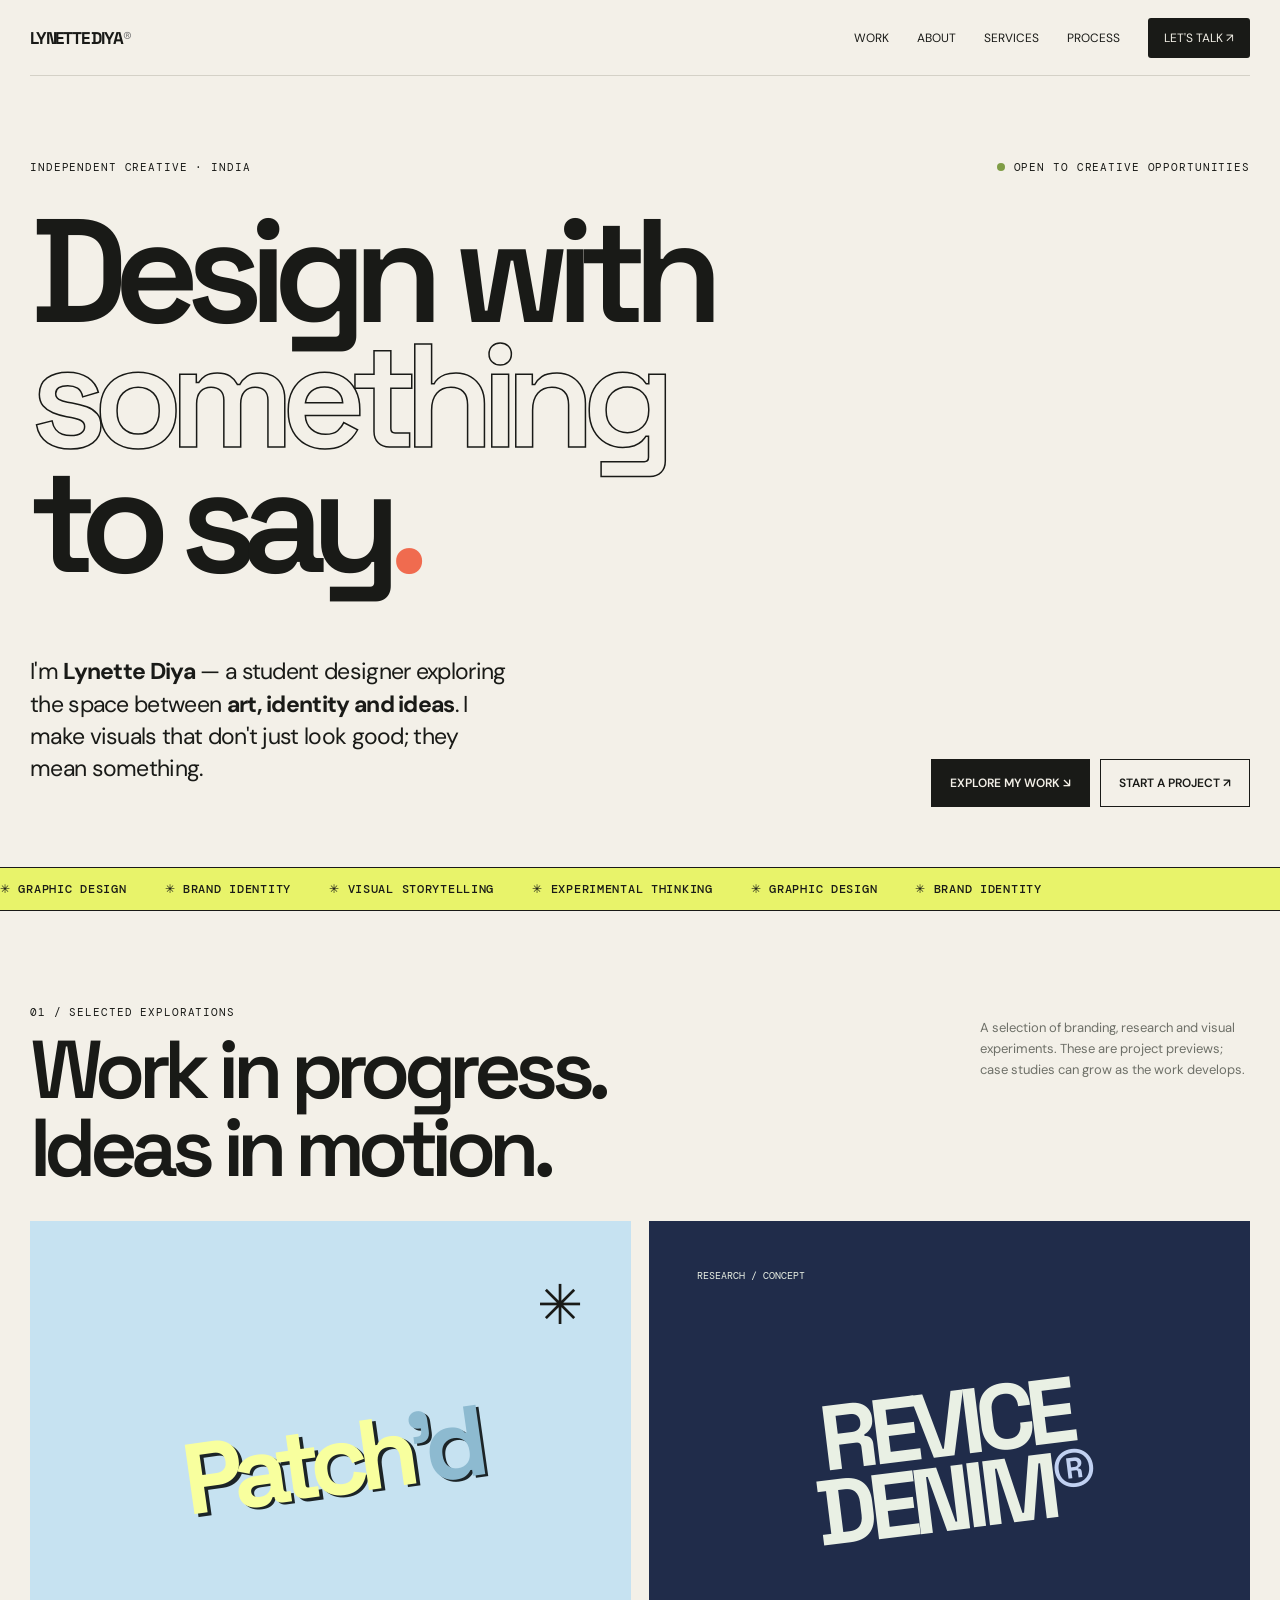
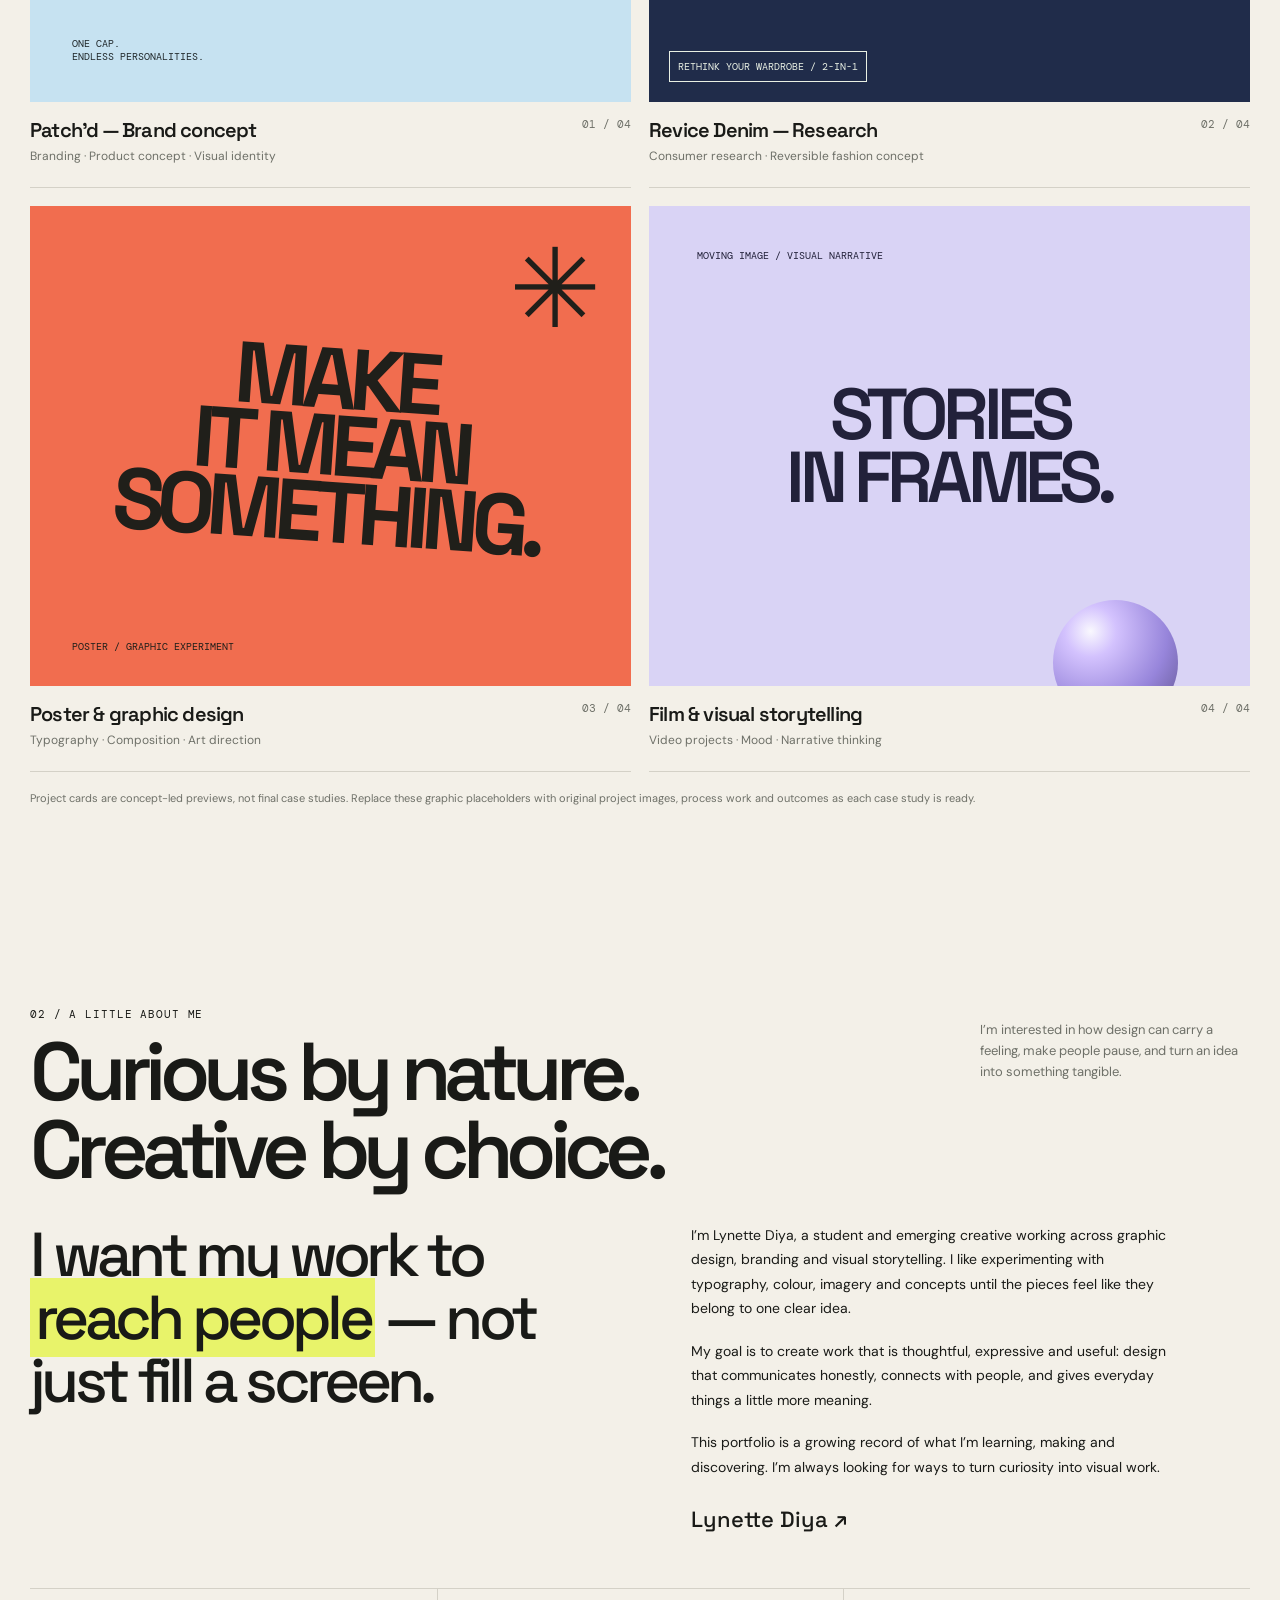
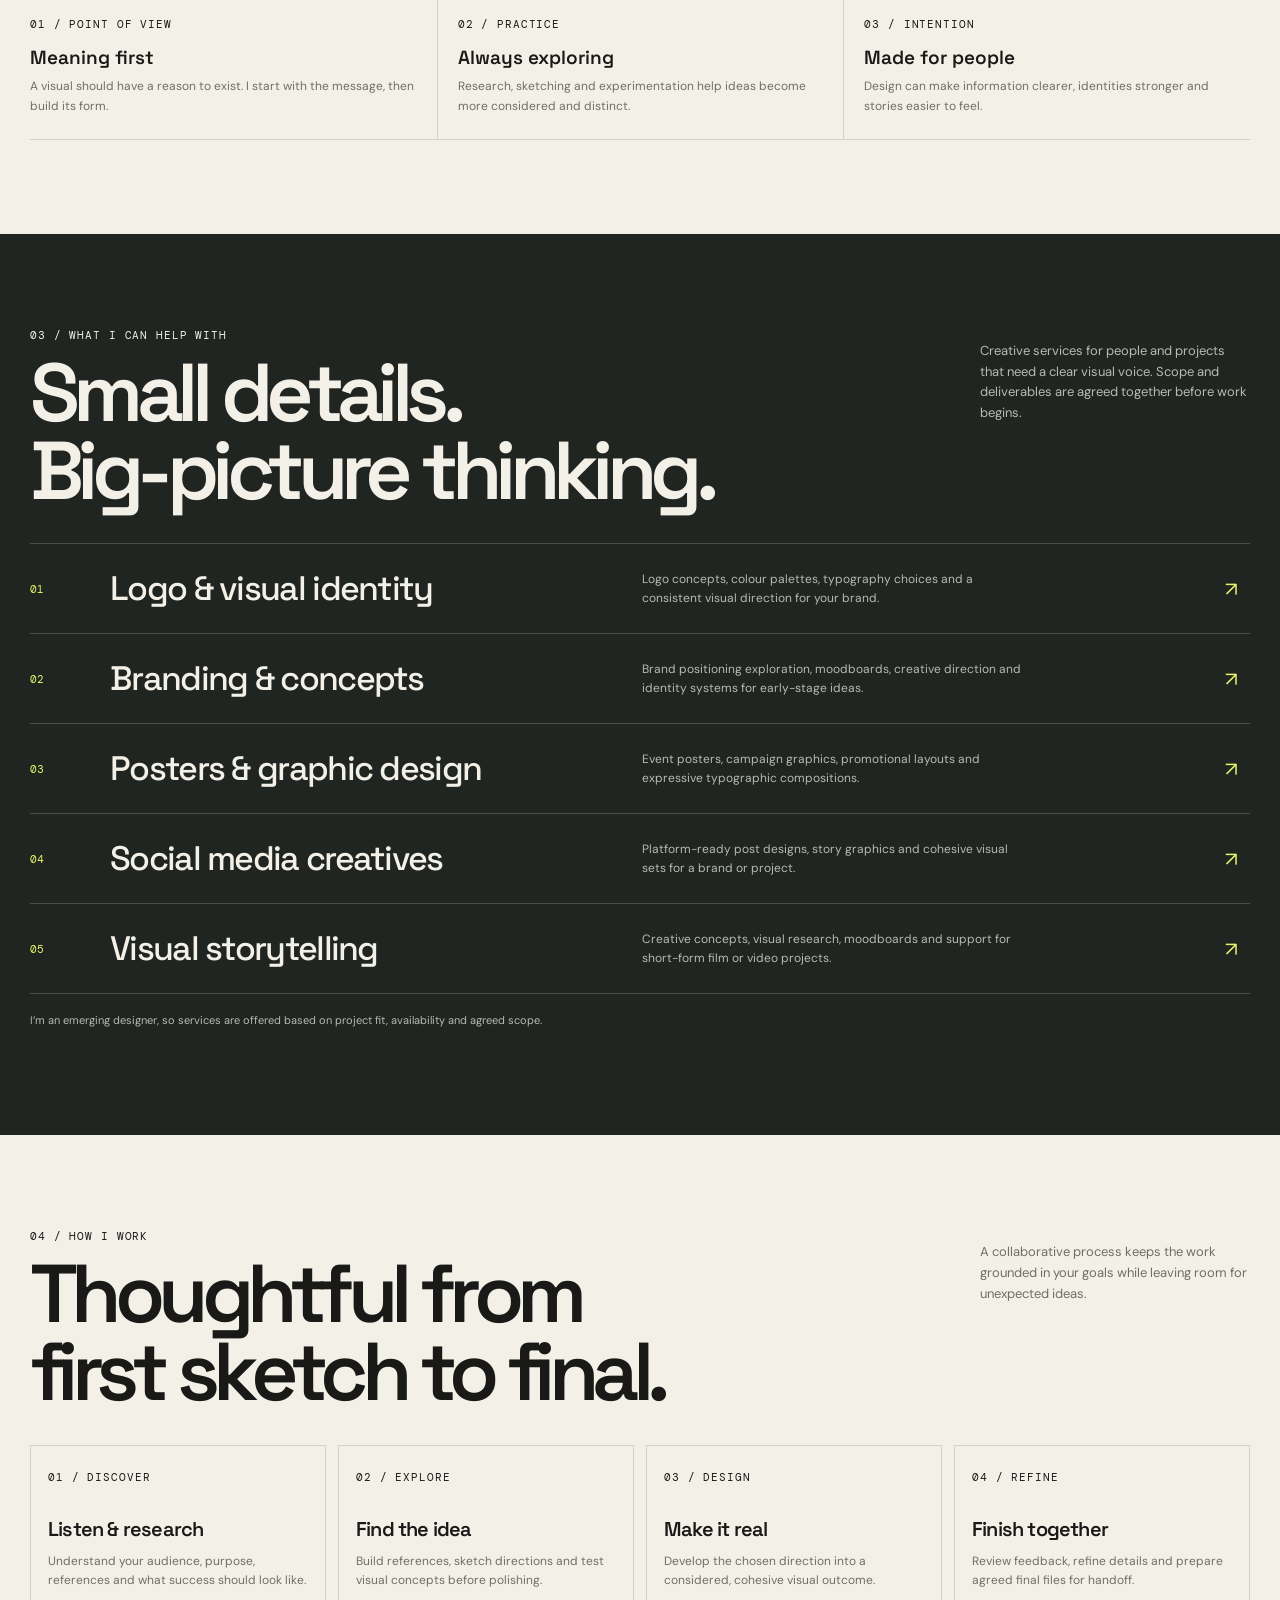
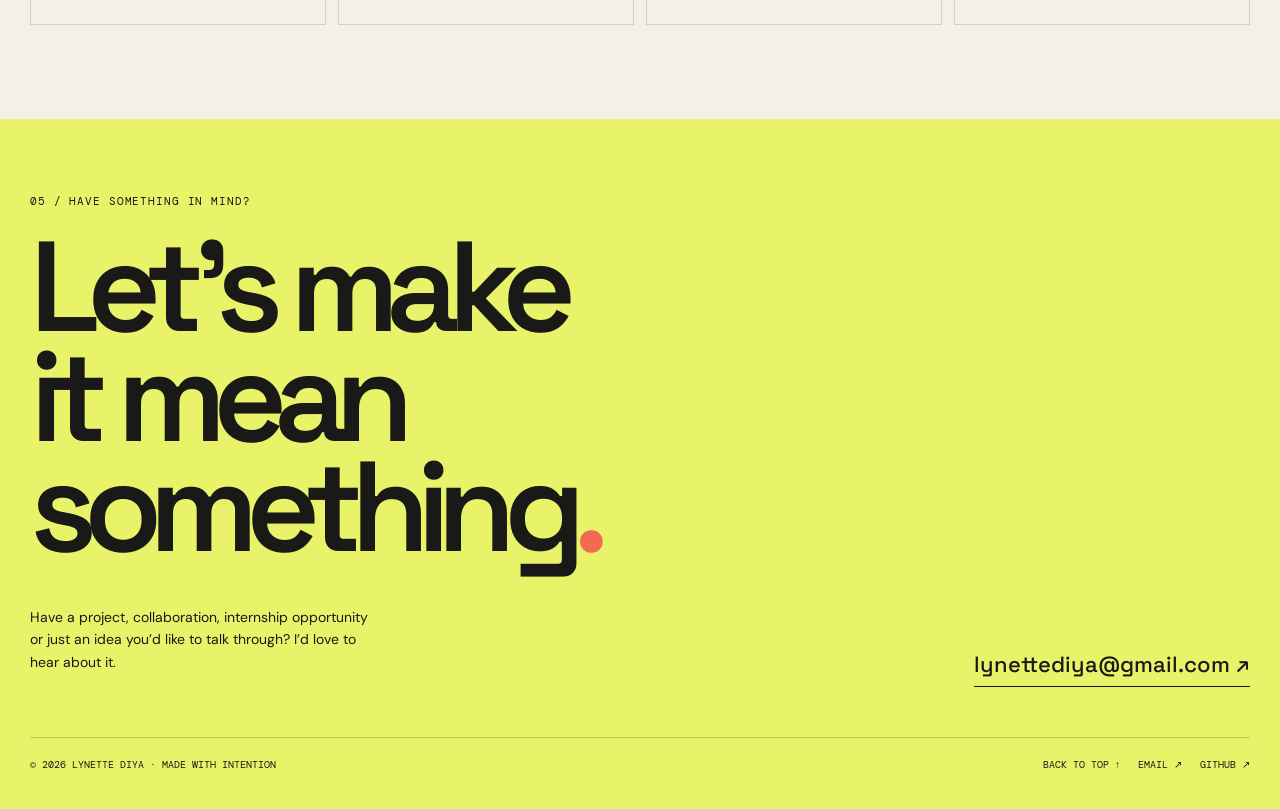
<file: aevytv-recreation/index.html>
<!doctype html>
<html lang="en">
<head>
<meta charset="utf-8">
<meta name="viewport" content="width=device-width, initial-scale=1">
<meta name="theme-color" content="#f3f0e8">
<meta name="description" content="Lynette Diya — independent graphic design, branding and visual storytelling portfolio.">
<title>Lynette Diya — Design with something to say</title>
<link rel="preconnect" href="https://fonts.googleapis.com">
<link rel="preconnect" href="https://fonts.gstatic.com" crossorigin>
<link href="https://fonts.googleapis.com/css2?family=DM+Mono:wght@400;500&family=DM+Sans:wght@400;500;600;700&family=Space+Grotesk:wght@400;500;600;700&display=swap" rel="stylesheet">
<style>
:root{--paper:#f3f0e8;--ink:#191a17;--muted:#6e7068;--lime:#e8f36a;--blue:#b8d9ee;--line:#d4d1c7;--orange:#f06b4f}*{box-sizing:border-box}html{scroll-behavior:smooth}body{margin:0;background:var(--paper);color:var(--ink);font-family:'DM Sans',sans-serif}a{color:inherit;text-decoration:none}button,a{-webkit-tap-highlight-color:transparent}.wrap{width:min(1220px,calc(100% - 48px));margin:auto}.mono,.eyebrow{font-family:'DM Mono',monospace;text-transform:uppercase;letter-spacing:.08em;font-size:11px}.nav{min-height:76px;display:flex;align-items:center;justify-content:space-between;border-bottom:1px solid var(--line);gap:20px}.brand{font:700 17px 'Space Grotesk';letter-spacing:-.07em}.brand span{color:#777}.navlinks{display:flex;gap:28px;align-items:center;font-size:12px}.navlinks a:hover{opacity:.6}.navcta{background:var(--ink);color:var(--paper);padding:12px 16px;border-radius:3px}.menu{display:none;border:0;background:none;font-size:24px}.hero{padding:84px 0 60px}.hero-top{display:flex;justify-content:space-between;align-items:center;gap:15px;margin-bottom:35px}.status{display:flex;align-items:center;gap:9px}.dot{width:8px;height:8px;background:#7f9d46;border-radius:50%}.hero h1{font:600 clamp(64px,11.5vw,155px)/.85 'Space Grotesk';letter-spacing:-.095em;margin:0;max-width:1100px}.outline{color:transparent;-webkit-text-stroke:1.5px var(--ink)}.hero-bottom{display:grid;grid-template-columns:1fr 1fr;gap:30px;align-items:end;margin-top:48px}.intro{font-size:clamp(17px,2vw,23px);line-height:1.4;max-width:490px;letter-spacing:-.03em}.hero-actions{display:flex;gap:10px;justify-content:flex-end;flex-wrap:wrap}.btn{display:inline-flex;align-items:center;gap:14px;padding:15px 18px;border:1px solid var(--ink);font-size:12px;font-weight:600;transition:transform .2s}.btn.dark{background:var(--ink);color:var(--paper)}.btn:hover{transform:translateY(-3px)}.marquee{background:var(--lime);overflow:hidden;padding:13px 0;border-block:1px solid var(--ink);white-space:nowrap;font:500 12px 'DM Mono';letter-spacing:.06em}.marquee span{display:inline-block;margin-right:38px}.section{padding:94px 0}.section-head{display:flex;justify-content:space-between;align-items:flex-start;gap:24px;margin-bottom:34px}.section-head h2{font:600 clamp(42px,7vw,82px)/.95 'Space Grotesk';letter-spacing:-.08em;margin:12px 0 0}.section-note{max-width:270px;color:var(--muted);font-size:13px;line-height:1.6}.projects{display:grid;grid-template-columns:1fr 1fr;gap:18px}.project{min-width:0}.art{aspect-ratio:1.25;position:relative;overflow:hidden;display:flex;align-items:center;justify-content:center;padding:24px}.art.patch{background:#c6e2f1}.patchword{font:700 clamp(50px,8vw,100px)/.8 'Space Grotesk';letter-spacing:-.1em;color:#f8ff9e;text-shadow:3px 3px 0 #1c2427;transform:rotate(-8deg)}.patchword span{color:#8dbaD0}.art.denim{background:#202c4a;color:#e9f0e4}.denimword{font:700 clamp(45px,8vw,92px)/.8 'Space Grotesk';letter-spacing:-.09em;transform:rotate(-7deg);text-align:center}.tag{position:absolute;bottom:20px;left:20px;border:1px solid #e9f0e4;padding:8px;font:10px 'DM Mono'}.art.poster{background:#f16d4f;color:#201f1a}.posterword{font:700 clamp(40px,7vw,86px)/.78 'Space Grotesk';letter-spacing:-.09em;text-align:center;transform:rotate(4deg)}.asterisk{position:absolute;font-size:110px;right:5%;top:4%;font-family:serif}.art.film{background:#d9d3f5;color:#22213a}.filmword{font:600 clamp(35px,6vw,72px)/.88 'Space Grotesk';letter-spacing:-.08em;text-align:center}.orb{position:absolute;width:125px;height:125px;border-radius:50%;background:radial-gradient(circle at 30% 25%,#fff,#d2bfff 20%,#8b77d6 60%,#41356f);opacity:.85;right:12%;bottom:-8%}.project-meta{display:flex;justify-content:space-between;gap:15px;padding:15px 0 23px;border-bottom:1px solid var(--line)}.project-meta h3{font:600 20px 'Space Grotesk';letter-spacing:-.04em;margin:0 0 5px}.project-meta p{margin:0;color:var(--muted);font-size:12px}.num{font:11px 'DM Mono';color:var(--muted);white-space:nowrap}.fine{font-size:11px;color:var(--muted);line-height:1.6;margin-top:18px}.about-grid{display:grid;grid-template-columns:1fr 1fr;gap:8vw;align-items:start}.about-big{font:500 clamp(34px,5vw,62px)/1.02 'Space Grotesk';letter-spacing:-.075em;margin:0}.about-copy{font-size:14px;line-height:1.75;max-width:490px}.about-copy p{margin:0 0 18px}.signature{font:500 22px 'Space Grotesk';margin-top:26px}.values{display:grid;grid-template-columns:repeat(3,1fr);border-block:1px solid var(--line);margin-top:55px}.value{padding:23px 20px 23px 0}.value+.value{border-left:1px solid var(--line);padding-left:20px}.value strong{display:block;font:600 19px 'Space Grotesk';margin:12px 0 7px}.value p{font-size:12px;line-height:1.6;color:var(--muted);margin:0}.services{background:#202522;color:var(--paper)}.services .section-note{color:#b6bbb2}.service-list{border-top:1px solid #4a4f49}.service{display:grid;grid-template-columns:60px 1fr 1.1fr 25px;gap:20px;align-items:center;padding:23px 0;border-bottom:1px solid #4a4f49}.service .idx{font:11px 'DM Mono';color:var(--lime)}.service h3{font:500 clamp(22px,3vw,34px) 'Space Grotesk';letter-spacing:-.05em;margin:0}.service p{color:#b6bbb2;font-size:12px;line-height:1.6;margin:0;max-width:380px}.service .arrow{color:var(--lime);font-size:20px}.process-grid{display:grid;grid-template-columns:repeat(4,1fr);gap:12px}.step{padding:19px 17px 22px;border:1px solid var(--line);min-height:180px}.step h3{font:600 20px 'Space Grotesk';letter-spacing:-.04em;margin:30px 0 10px}.step p{font-size:12px;line-height:1.6;color:var(--muted);margin:0}.contact{background:var(--lime);padding:75px 0 38px}.contact h2{font:600 clamp(56px,10vw,130px)/.86 'Space Grotesk';letter-spacing:-.1em;margin:24px 0 30px;max-width:900px}.contact-row{display:flex;justify-content:space-between;align-items:end;gap:24px;padding-bottom:50px}.contact-row p{max-width:350px;font-size:14px;line-height:1.6}.contact-email{font:500 clamp(15px,2vw,22px) 'Space Grotesk';border-bottom:1px solid var(--ink);padding-bottom:8px}.footer{display:flex;justify-content:space-between;gap:18px;align-items:center;border-top:1px solid #c0c75c;padding-top:20px;font:10px 'DM Mono';text-transform:uppercase}.footer-links{display:flex;gap:18px}.footer-links a:hover{text-decoration:underline}
@media(max-width:700px){.wrap{width:calc(100% - 32px)}.nav{min-height:65px}.navlinks{display:none}.menu{display:block}.hero{padding:55px 0 42px}.hero-top{align-items:flex-start;flex-direction:column}.hero h1{font-size:clamp(55px,15vw,100px)}.hero-bottom{grid-template-columns:1fr;margin-top:30px}.hero-actions{justify-content:flex-start}.section{padding:65px 0}.section-head{display:block}.section-note{margin-top:18px}.projects{grid-template-columns:1fr;gap:8px}.art{aspect-ratio:1.2}.about-grid{grid-template-columns:1fr;gap:30px}.values{grid-template-columns:1fr}.value,.value+.value{border-left:0;border-bottom:1px solid var(--line);padding:18px 0}.service{grid-template-columns:35px 1fr 20px;gap:12px}.service p{grid-column:2;grid-row:2}.service .arrow{grid-column:3;grid-row:1}.process-grid{grid-template-columns:1fr 1fr}.step{min-height:160px}.contact{padding-top:55px}.contact-row{align-items:flex-start;flex-direction:column}.footer{align-items:flex-start;flex-direction:column}.footer-links{flex-wrap:wrap}}@media(prefers-reduced-motion:reduce){html{scroll-behavior:auto}*,*:before,*:after{transition:none!important}}
</style>
</head>
<body>
<header class="wrap nav"><a class="brand" href="#top">LYNETTE DIYA<span>®</span></a><nav class="navlinks" aria-label="Main navigation"><a href="#work">WORK</a><a href="#about">ABOUT</a><a href="#services">SERVICES</a><a href="#process">PROCESS</a><a class="navcta" href="#contact">LET'S TALK ↗</a></nav><button class="menu" aria-label="Open contact section" onclick="location.href='#contact'">↘</button></header>
<main id="top"><section class="wrap hero"><div class="hero-top"><div class="eyebrow">Independent creative · India</div><div class="status mono"><span class="dot"></span> OPEN TO CREATIVE OPPORTUNITIES</div></div><h1>Design with<br><span class="outline">something</span><br>to say<span style="color:var(--orange)">.</span></h1><div class="hero-bottom"><p class="intro">I'm <strong>Lynette Diya</strong> — a student designer exploring the space between <strong>art, identity and ideas</strong>. I make visuals that don't just look good; they mean something.</p><div class="hero-actions"><a class="btn dark" href="#work">EXPLORE MY WORK ↘</a><a class="btn" href="#contact">START A PROJECT ↗</a></div></div></section>
<div class="marquee" aria-label="Areas of interest"><span>✳ GRAPHIC DESIGN</span><span>✳ BRAND IDENTITY</span><span>✳ VISUAL STORYTELLING</span><span>✳ EXPERIMENTAL THINKING</span><span>✳ GRAPHIC DESIGN</span><span>✳ BRAND IDENTITY</span></div>
<section class="wrap section" id="work"><div class="section-head"><div><div class="eyebrow">01 / Selected explorations</div><h2>Work in progress.<br>Ideas in motion.</h2></div><p class="section-note">A selection of branding, research and visual experiments. These are project previews; case studies can grow as the work develops.</p></div><div class="projects"><article class="project"><a href="#contact" aria-label="Ask about Patch'd branding"><div class="art patch"><div class="patchword">Patch<span>’d</span></div><div style="position:absolute;left:7%;bottom:8%;font:10px 'DM Mono';color:#20282b">ONE CAP.<br>ENDLESS PERSONALITIES.</div><div style="position:absolute;right:8%;top:10%;font-size:55px">✳</div></div></a><div class="project-meta"><div><h3>Patch’d — Brand concept</h3><p>Branding · Product concept · Visual identity</p></div><span class="num">01 / 04</span></div></article><article class="project"><a href="#contact" aria-label="Ask about Revice Denim research"><div class="art denim"><div class="denimword">REVICE<br>DENIM<span style="color:#c1d1f2">®</span></div><div class="tag">RETHINK YOUR WARDROBE / 2-IN-1</div><div style="position:absolute;top:10%;left:8%;font:10px 'DM Mono'">RESEARCH / CONCEPT</div></div></a><div class="project-meta"><div><h3>Revice Denim — Research</h3><p>Consumer research · Reversible fashion concept</p></div><span class="num">02 / 04</span></div></article><article class="project"><a href="#contact" aria-label="Ask about poster and graphic design"><div class="art poster"><span class="asterisk">✳</span><div class="posterword">MAKE<br>IT MEAN<br>SOMETHING.</div><div style="position:absolute;bottom:7%;left:7%;font:10px 'DM Mono'">POSTER / GRAPHIC EXPERIMENT</div></div></a><div class="project-meta"><div><h3>Poster & graphic design</h3><p>Typography · Composition · Art direction</p></div><span class="num">03 / 04</span></div></article><article class="project"><a href="#contact" aria-label="Ask about film and visual storytelling"><div class="art film"><div class="filmword">STORIES<br>IN FRAMES.</div><div class="orb"></div><div style="position:absolute;top:9%;left:8%;font:10px 'DM Mono'">MOVING IMAGE / VISUAL NARRATIVE</div></div></a><div class="project-meta"><div><h3>Film & visual storytelling</h3><p>Video projects · Mood · Narrative thinking</p></div><span class="num">04 / 04</span></div></article></div><p class="fine">Project cards are concept-led previews, not final case studies. Replace these graphic placeholders with original project images, process work and outcomes as each case study is ready.</p></section>
<section class="wrap section" id="about"><div class="section-head"><div><div class="eyebrow">02 / A little about me</div><h2>Curious by nature.<br>Creative by choice.</h2></div><p class="section-note">I’m interested in how design can carry a feeling, make people pause, and turn an idea into something tangible.</p></div><div class="about-grid"><p class="about-big">I want my work to <span style="background:var(--lime);padding:0 .08em">reach people</span> — not just fill a screen.</p><div class="about-copy"><p>I’m Lynette Diya, a student and emerging creative working across graphic design, branding and visual storytelling. I like experimenting with typography, colour, imagery and concepts until the pieces feel like they belong to one clear idea.</p><p>My goal is to create work that is thoughtful, expressive and useful: design that communicates honestly, connects with people, and gives everyday things a little more meaning.</p><p>This portfolio is a growing record of what I’m learning, making and discovering. I’m always looking for ways to turn curiosity into visual work.</p><div class="signature">Lynette Diya ↗</div></div></div><div class="values"><div class="value"><span class="eyebrow">01 / Point of view</span><strong>Meaning first</strong><p>A visual should have a reason to exist. I start with the message, then build its form.</p></div><div class="value"><span class="eyebrow">02 / Practice</span><strong>Always exploring</strong><p>Research, sketching and experimentation help ideas become more considered and distinct.</p></div><div class="value"><span class="eyebrow">03 / Intention</span><strong>Made for people</strong><p>Design can make information clearer, identities stronger and stories easier to feel.</p></div></div></section>
<section class="services" id="services"><div class="wrap section"><div class="section-head"><div><div class="eyebrow">03 / What I can help with</div><h2>Small details.<br>Big-picture thinking.</h2></div><p class="section-note">Creative services for people and projects that need a clear visual voice. Scope and deliverables are agreed together before work begins.</p></div><div class="service-list"><div class="service"><span class="idx">01</span><h3>Logo & visual identity</h3><p>Logo concepts, colour palettes, typography choices and a consistent visual direction for your brand.</p><span class="arrow">↗</span></div><div class="service"><span class="idx">02</span><h3>Branding & concepts</h3><p>Brand positioning exploration, moodboards, creative direction and identity systems for early-stage ideas.</p><span class="arrow">↗</span></div><div class="service"><span class="idx">03</span><h3>Posters & graphic design</h3><p>Event posters, campaign graphics, promotional layouts and expressive typographic compositions.</p><span class="arrow">↗</span></div><div class="service"><span class="idx">04</span><h3>Social media creatives</h3><p>Platform-ready post designs, story graphics and cohesive visual sets for a brand or project.</p><span class="arrow">↗</span></div><div class="service"><span class="idx">05</span><h3>Visual storytelling</h3><p>Creative concepts, visual research, moodboards and support for short-form film or video projects.</p><span class="arrow">↗</span></div></div><p class="fine" style="color:#b6bbb2">I’m an emerging designer, so services are offered based on project fit, availability and agreed scope.</p></div></section>
<section class="wrap section" id="process"><div class="section-head"><div><div class="eyebrow">04 / How I work</div><h2>Thoughtful from<br>first sketch to final.</h2></div><p class="section-note">A collaborative process keeps the work grounded in your goals while leaving room for unexpected ideas.</p></div><div class="process-grid"><article class="step"><span class="idx mono">01 / DISCOVER</span><h3>Listen & research</h3><p>Understand your audience, purpose, references and what success should look like.</p></article><article class="step"><span class="idx mono">02 / EXPLORE</span><h3>Find the idea</h3><p>Build references, sketch directions and test visual concepts before polishing.</p></article><article class="step"><span class="idx mono">03 / DESIGN</span><h3>Make it real</h3><p>Develop the chosen direction into a considered, cohesive visual outcome.</p></article><article class="step"><span class="idx mono">04 / REFINE</span><h3>Finish together</h3><p>Review feedback, refine details and prepare agreed final files for handoff.</p></article></div></section>
<section class="contact" id="contact"><div class="wrap"><div class="eyebrow">05 / Have something in mind?</div><h2>Let’s make<br>it mean something<span style="color:var(--orange)">.</span></h2><div class="contact-row"><p>Have a project, collaboration, internship opportunity or just an idea you’d like to talk through? I’d love to hear about it.</p><a class="contact-email" href="mailto:lynettediya@gmail.com">lynettediya@gmail.com ↗</a></div><footer class="footer"><span>© <span id="year"></span> Lynette Diya · Made with intention</span><div class="footer-links"><a href="#top">BACK TO TOP ↑</a><a href="mailto:lynettediya@gmail.com">EMAIL ↗</a><a href="https://github.com/lynettediya-design" target="_blank" rel="noopener noreferrer">GITHUB ↗</a></div></footer></div></section></main><script>document.getElementById('year').textContent=new Date().getFullYear();</script>
</body>
</html>
</file>
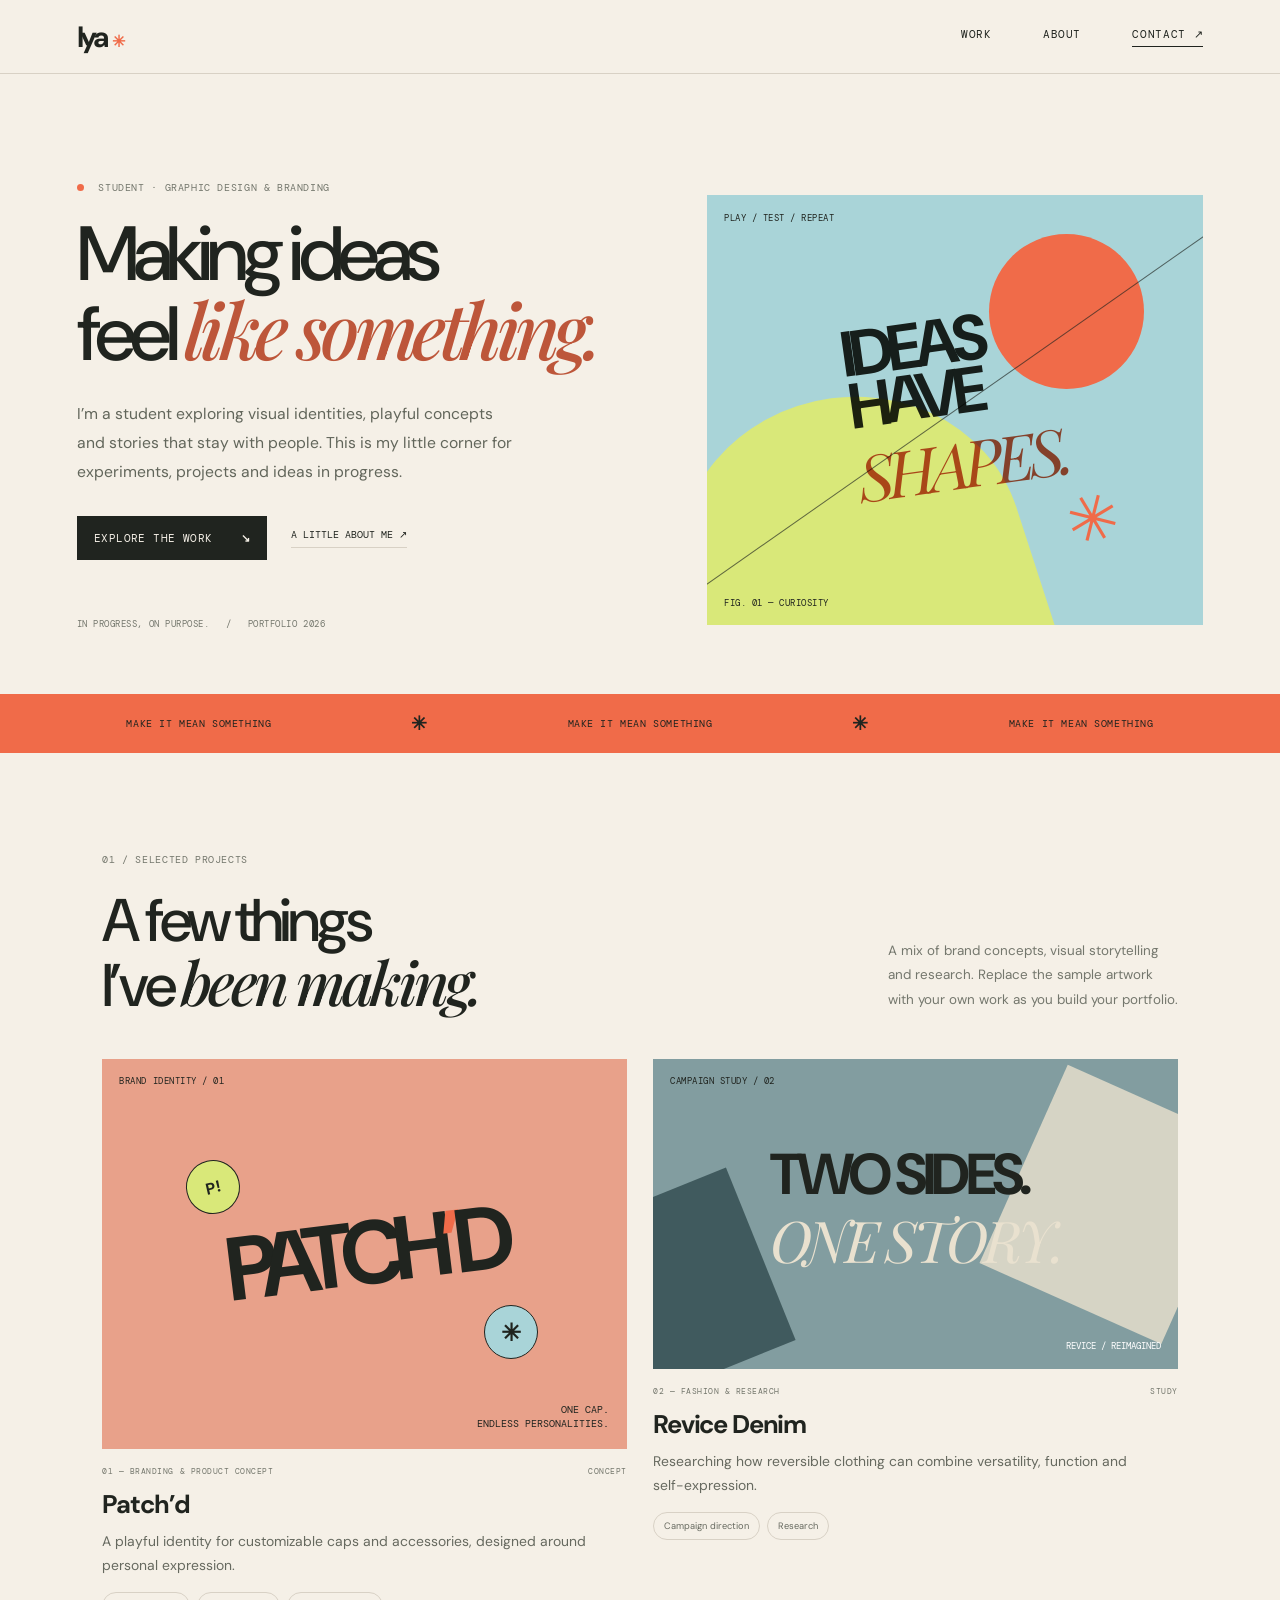
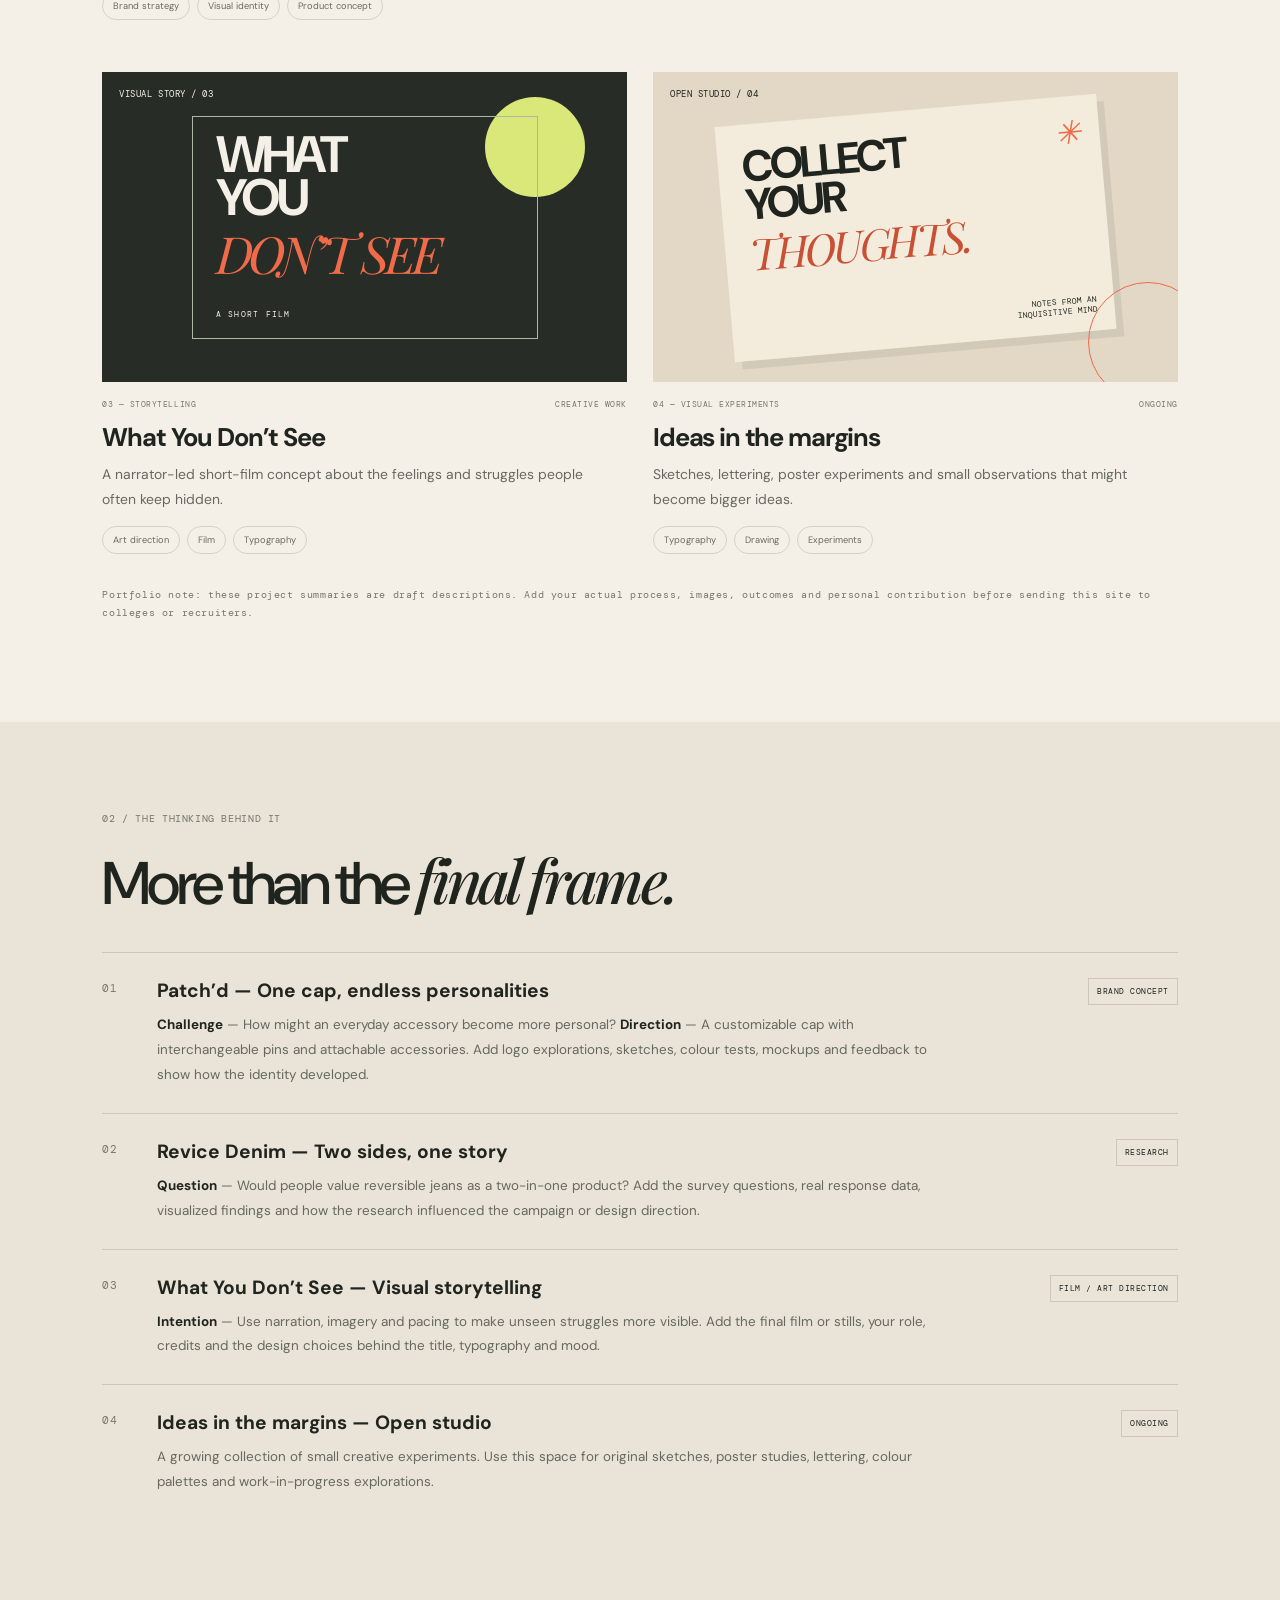
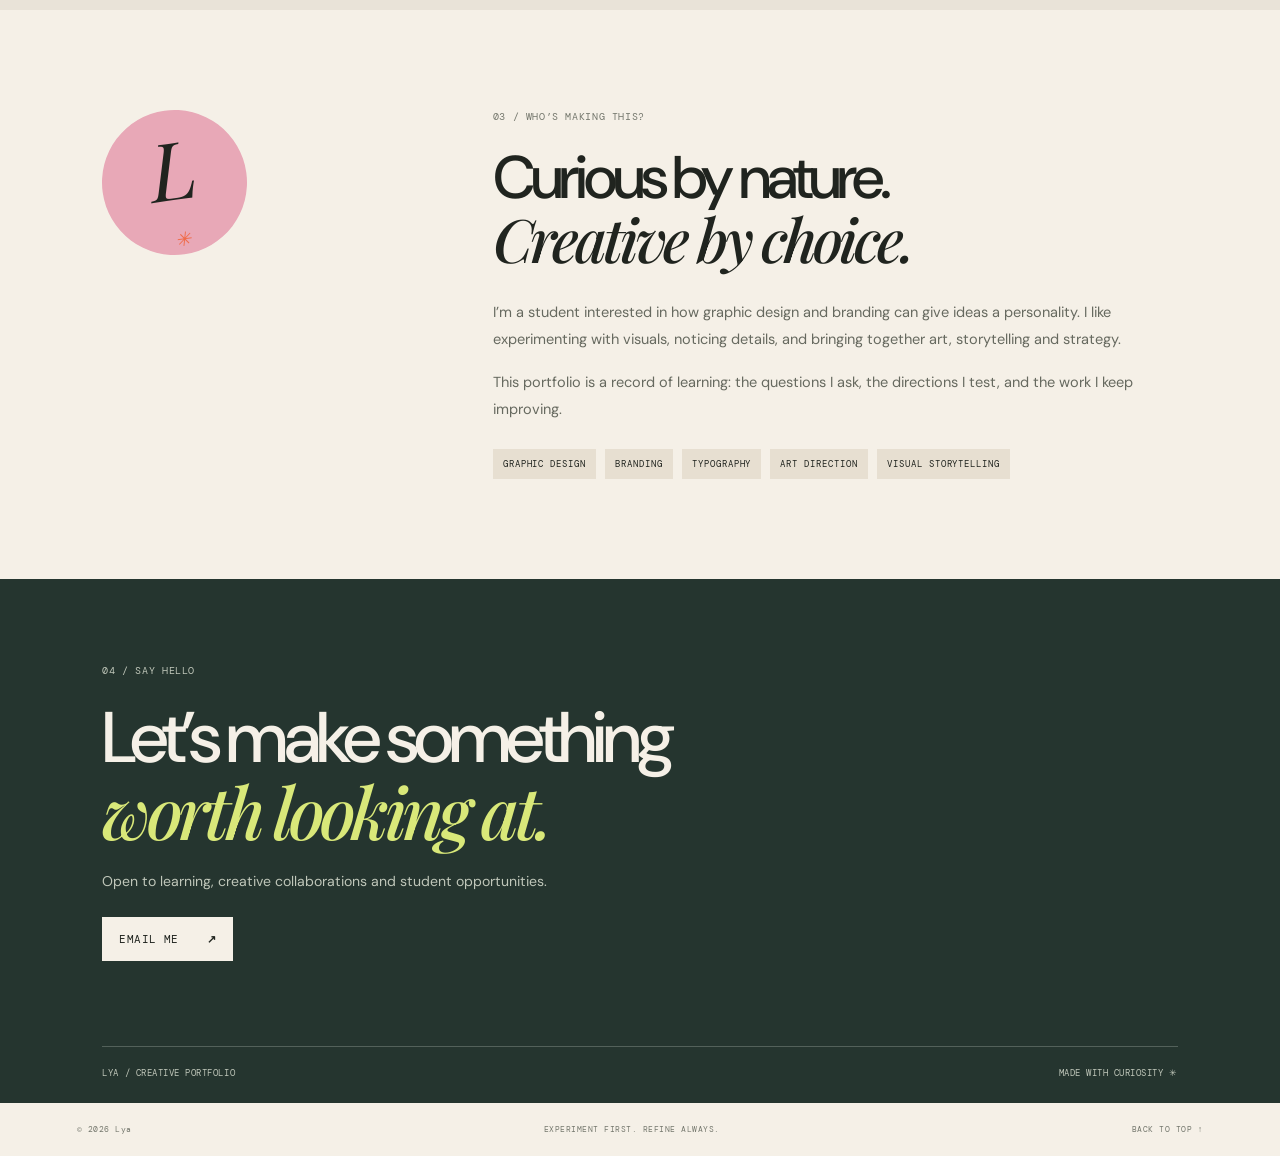
<file: lya_graphic_design_portfolio/index.html>
<!doctype html>
<html lang="en">
<head>
  <meta charset="utf-8"><meta name="viewport" content="width=device-width, initial-scale=1">
  <meta name="description" content="Lya's student portfolio in graphic design, branding and visual storytelling.">
  <title>Lya — Visual Playground</title><link rel="stylesheet" href="style.css">
  <link rel="preconnect" href="https://fonts.googleapis.com"><link rel="preconnect" href="https://fonts.gstatic.com" crossorigin>
  <link href="https://fonts.googleapis.com/css2?family=DM+Mono:wght@400;500&family=DM+Sans:wght@400;500;700&family=Playfair+Display:ital,wght@0,500;0,600;1,500;1,600&display=swap" rel="stylesheet">
</head>
<body>
<header class="nav"><a class="logo" href="#home">lya<span>✳</span></a><nav><a href="#work">WORK</a><a href="#about">ABOUT</a><a href="#contact">CONTACT ↗</a></nav></header>
<main id="home">
<section class="hero">
 <div class="hero-copy"><p class="eyebrow"><i></i> STUDENT · GRAPHIC DESIGN & BRANDING</p><h1>Making ideas<br>feel <em>like something.</em></h1><p class="lede">I’m a student exploring visual identities, playful concepts and stories that stay with people. This is my little corner for experiments, projects and ideas in progress.</p><div class="actions"><a class="btn dark" href="#work">EXPLORE THE WORK <b>↘</b></a><a class="underlink" href="#about">A LITTLE ABOUT ME ↗</a></div><p class="hero-caption">IN PROGRESS, ON PURPOSE. &nbsp; / &nbsp; PORTFOLIO 2026</p></div>
 <div class="hero-art" aria-label="Abstract experimental collage artwork"><span class="art-label label-a">PLAY / TEST / REPEAT</span><div class="circle"></div><div class="blob"></div><div class="cutout">IDEAS<br>HAVE<br><em>SHAPES.</em></div><div class="scribble">✳</div><span class="art-label label-b">FIG. 01 — CURIOSITY</span><div class="art-stripe"></div></div>
</section>
<div class="ticker"><span>MAKE IT MEAN SOMETHING</span><b>✳</b><span>MAKE IT MEAN SOMETHING</span><b>✳</b><span>MAKE IT MEAN SOMETHING</span></div>
<section id="work" class="section work"><div class="section-top"><div><p class="eyebrow">01 / SELECTED PROJECTS</p><h2>A few things<br>I’ve <em>been making.</em></h2></div><p class="side-note">A mix of brand concepts, visual storytelling and research. Replace the sample artwork with your own work as you build your portfolio.</p></div>
<div class="grid">
<article class="project wide"><a class="visual patch" href="#patchd"><span class="mini-label">BRAND IDENTITY / 01</span><div class="patch-word">PATCH<span>’</span>D</div><div class="patch-shape shape1">P!</div><div class="patch-shape shape2">✳</div><div class="patch-bottom">ONE CAP.<br>ENDLESS PERSONALITIES.</div></a><div class="meta"><span>01 — BRANDING & PRODUCT CONCEPT</span><span>CONCEPT</span></div><h3>Patch’d</h3><p>A playful identity for customizable caps and accessories, designed around personal expression.</p><div class="tags"><span>Brand strategy</span><span>Visual identity</span><span>Product concept</span></div></article>
<article class="project"><a class="visual denim" href="#revice"><span class="mini-label">CAMPAIGN STUDY / 02</span><div class="denim-type">TWO SIDES.<br><em>ONE STORY.</em></div><div class="denim-block block1"></div><div class="denim-block block2"></div><span class="denim-foot">REVICE / REIMAGINED</span></a><div class="meta"><span>02 — FASHION & RESEARCH</span><span>STUDY</span></div><h3>Revice Denim</h3><p>Researching how reversible clothing can combine versatility, function and self-expression.</p><div class="tags"><span>Campaign direction</span><span>Research</span></div></article>
<article class="project"><a class="visual film" href="#story"><span class="mini-label">VISUAL STORY / 03</span><div class="film-frame"><span>WHAT<br>YOU<br><em>DON’T SEE</em></span><small>A SHORT FILM</small></div><div class="film-orb"></div></a><div class="meta"><span>03 — STORYTELLING</span><span>CREATIVE WORK</span></div><h3>What You Don’t See</h3><p>A narrator-led short-film concept about the feelings and struggles people often keep hidden.</p><div class="tags"><span>Art direction</span><span>Film</span><span>Typography</span></div></article>
<article class="project"><a class="visual sketch" href="#experiments"><span class="mini-label">OPEN STUDIO / 04</span><div class="sketch-paper"><span>COLLECT<br>YOUR<br><em>THOUGHTS.</em></span><i>✳</i><small>NOTES FROM AN<br>INQUISITIVE MIND</small></div><div class="sketch-ring"></div></a><div class="meta"><span>04 — VISUAL EXPERIMENTS</span><span>ONGOING</span></div><h3>Ideas in the margins</h3><p>Sketches, lettering, poster experiments and small observations that might become bigger ideas.</p><div class="tags"><span>Typography</span><span>Drawing</span><span>Experiments</span></div></article>
</div><p class="note">Portfolio note: these project summaries are draft descriptions. Add your actual process, images, outcomes and personal contribution before sending this site to colleges or recruiters.</p></section>
<section class="case-section"><div class="section"><p class="eyebrow">02 / THE THINKING BEHIND IT</p><h2>More than the <em>final frame.</em></h2><div class="case" id="patchd"><span>01</span><div><h3>Patch’d — One cap, endless personalities</h3><p><b>Challenge</b> — How might an everyday accessory become more personal? <b>Direction</b> — A customizable cap with interchangeable pins and attachable accessories. Add logo explorations, sketches, colour tests, mockups and feedback to show how the identity developed.</p></div><label>BRAND CONCEPT</label></div><div class="case" id="revice"><span>02</span><div><h3>Revice Denim — Two sides, one story</h3><p><b>Question</b> — Would people value reversible jeans as a two-in-one product? Add the survey questions, real response data, visualized findings and how the research influenced the campaign or design direction.</p></div><label>RESEARCH</label></div><div class="case" id="story"><span>03</span><div><h3>What You Don’t See — Visual storytelling</h3><p><b>Intention</b> — Use narration, imagery and pacing to make unseen struggles more visible. Add the final film or stills, your role, credits and the design choices behind the title, typography and mood.</p></div><label>FILM / ART DIRECTION</label></div><div class="case" id="experiments"><span>04</span><div><h3>Ideas in the margins — Open studio</h3><p>A growing collection of small creative experiments. Use this space for original sketches, poster studies, lettering, colour palettes and work-in-progress explorations.</p></div><label>ONGOING</label></div></div></section>
<section id="about" class="section about"><div class="about-stamp">L<span>✳</span></div><div><p class="eyebrow">03 / WHO’S MAKING THIS?</p><h2>Curious by nature.<br><em>Creative by choice.</em></h2><p>I’m a student interested in how graphic design and branding can give ideas a personality. I like experimenting with visuals, noticing details, and bringing together art, storytelling and strategy.</p><p>This portfolio is a record of learning: the questions I ask, the directions I test, and the work I keep improving.</p><div class="skills"><span>GRAPHIC DESIGN</span><span>BRANDING</span><span>TYPOGRAPHY</span><span>ART DIRECTION</span><span>VISUAL STORYTELLING</span></div></div></section>
<section id="contact" class="contact"><p class="eyebrow">04 / SAY HELLO</p><h2>Let’s make something<br><em>worth looking at.</em></h2><p>Open to learning, creative collaborations and student opportunities.</p><a class="btn light" href="mailto:YOUR_EMAIL@example.com">EMAIL ME <b>↗</b></a><div class="contact-foot"><span>LYA / CREATIVE PORTFOLIO</span><span>MADE WITH CURIOSITY ✳</span></div></section>
</main><footer><span>© <span id="year"></span> Lya</span><span>EXPERIMENT FIRST. REFINE ALWAYS.</span><a href="#home">BACK TO TOP ↑</a></footer><script src="script.js"></script>
</body></html>
</file>
<file: lya_graphic_design_portfolio/style.css>
:root{--paper:#f5f0e7;--ink:#20241f;--muted:#74776d;--line:#d8d1c5;--blue:#a9d4d8;--orange:#f06b49;--lime:#d9e879;--pink:#e8a8b7;--serif:'Playfair Display',Georgia,serif;--sans:'DM Sans',Arial,sans-serif;--mono:'DM Mono',monospace}*{box-sizing:border-box}html{scroll-behavior:smooth}body{margin:0;background:var(--paper);color:var(--ink);font-family:var(--sans)}a{color:inherit;text-decoration:none}.nav{height:74px;padding:0 6%;display:flex;justify-content:space-between;align-items:center;border-bottom:1px solid var(--line)}.logo{font-size:1.8rem;font-weight:700;letter-spacing:-.12em}.logo span{color:var(--orange);font-size:1rem;margin-left:7px}nav{display:flex;gap:clamp(20px,4vw,52px);font: .68rem var(--mono);letter-spacing:.06em}nav a:last-child{border-bottom:1px solid;padding-bottom:5px}.hero{padding:76px 6% 24px;display:grid;grid-template-columns:1fr .9fr;gap:7%;align-items:center;min-height:620px}.eyebrow,.mini-label,.meta,.hero-caption,.art-label,.ticker,.tags,.note,.case label,.case>span,.skills,footer,.contact-foot{font-family:var(--mono);letter-spacing:.06em}.eyebrow{font-size:.64rem;color:var(--muted);margin:0 0 24px}.eyebrow i{display:inline-block;width:7px;height:7px;background:var(--orange);border-radius:50%;margin-right:8px}h1,h2,h3,p{margin-top:0}h1{font-size:clamp(3.1rem,6vw,6.3rem);letter-spacing:-.075em;line-height:.96;font-weight:500;margin-bottom:28px}h1 em,h2 em{font-family:var(--serif);font-weight:500}h1 em{color:#bd563a}.lede{font-size:.98rem;line-height:1.85;color:#62665b;max-width:440px}.actions{display:flex;align-items:center;gap:24px;flex-wrap:wrap;margin-top:30px}.btn{display:inline-flex;gap:28px;align-items:center;padding:15px 17px;font: .68rem var(--mono);letter-spacing:.04em;transition:transform .2s}.btn:hover{transform:translateY(-3px)}.dark{background:var(--ink);color:var(--paper)}.light{background:var(--paper);color:var(--ink)}.underlink{font: .63rem var(--mono);border-bottom:1px solid var(--line);padding-bottom:6px}.hero-caption{font-size:.54rem;color:var(--muted);margin-top:58px}.hero-art{height:430px;background:var(--blue);position:relative;overflow:hidden;display:grid;place-items:center}.circle{position:absolute;width:155px;height:155px;background:var(--orange);border-radius:50%;right:12%;top:9%}.blob{position:absolute;width:70%;height:75%;bottom:-22%;left:-6%;background:var(--lime);border-radius:49% 51% 0 0;transform:rotate(-18deg)}.cutout{position:relative;z-index:2;font-weight:700;font-size:clamp(2.8rem,5vw,5rem);letter-spacing:-.09em;line-height:.82;transform:rotate(-8deg);mix-blend-mode:multiply}.cutout em{font:italic 1em var(--serif);color:#c74e32}.scribble{position:absolute;z-index:3;right:17%;bottom:15%;font-size:4rem;color:var(--orange);transform:rotate(14deg)}.art-label{position:absolute;z-index:4;font-size:.54rem}.label-a{top:17px;left:17px}.label-b{bottom:16px;left:17px}.art-stripe{position:absolute;width:160%;height:1px;background:var(--ink);transform:rotate(-35deg);opacity:.65}.ticker{display:flex;justify-content:space-around;align-items:center;gap:15px;background:var(--orange);padding:17px 5%;font-size:.61rem;white-space:nowrap;overflow:hidden}.ticker b{font-size:1.2rem}.section{padding:100px 8%}.section-top{display:flex;justify-content:space-between;gap:35px;align-items:end;margin-bottom:42px}h2{font-size:clamp(2.5rem,4.7vw,4.6rem);line-height:1.02;letter-spacing:-.065em;font-weight:500;margin-bottom:0}.side-note{max-width:290px;color:var(--muted);font-size:.84rem;line-height:1.8;margin-bottom:5px}.grid{display:grid;grid-template-columns:1fr 1fr;gap:52px 26px}.project{min-width:0}.visual{height:310px;position:relative;display:flex;align-items:center;justify-content:center;overflow:hidden}.wide .visual{height:390px}.mini-label{position:absolute;z-index:4;top:16px;left:17px;font-size:.54rem}.patch{background:#e8a18a}.patch-word{position:relative;z-index:2;font-size:clamp(3.4rem,7vw,6.4rem);font-weight:700;letter-spacing:-.12em;transform:rotate(-7deg)}.patch-word span{color:var(--orange)}.patch-shape{position:absolute;display:grid;place-items:center;border:1px solid var(--ink);border-radius:50%;width:54px;height:54px;font-weight:700}.shape1{background:var(--lime);left:16%;top:26%;transform:rotate(-13deg)}.shape2{background:var(--blue);right:17%;bottom:23%;font-size:1.5rem}.patch-bottom{position:absolute;bottom:17px;right:18px;font: .65rem var(--mono);text-align:right;line-height:1.4}.denim{background:#829da0}.denim-type{z-index:2;position:relative;font-weight:700;font-size:clamp(2.4rem,4.5vw,4.5rem);letter-spacing:-.08em;line-height:.88}.denim-type em{font:italic 1em var(--serif);color:#e9e1cf}.denim-block{position:absolute;width:38%;height:70%;background:#e6dfcc;opacity:.85;transform:rotate(24deg);right:-7%;top:12%}.block2{background:#354f53;left:-16%;top:45%;height:60%;transform:rotate(-22deg)}.denim-foot{position:absolute;bottom:17px;right:17px;font: .56rem var(--mono);z-index:3;color:white}.film{background:#282c27;color:var(--paper)}.film-frame{position:relative;z-index:2;border:1px solid #aab8a5;width:66%;height:72%;padding:23px;display:flex;flex-direction:column;justify-content:center}.film-frame span{font-size:clamp(2rem,4vw,3.6rem);font-weight:700;line-height:.83;letter-spacing:-.08em}.film-frame em{font:italic 1em var(--serif);color:var(--orange)}.film-frame small{font: .52rem var(--mono);letter-spacing:.15em;margin-top:22px}.film-orb{position:absolute;width:100px;height:100px;border-radius:50%;background:var(--lime);right:8%;top:8%}.sketch{background:#e2d8c5}.sketch-paper{position:relative;width:73%;height:76%;background:#f3ecdc;padding:24px;transform:rotate(-5deg);box-shadow:7px 8px 0 rgba(32,36,31,.08)}.sketch-paper>span{font-weight:700;font-size:clamp(1.8rem,3.4vw,3.2rem);line-height:.87;letter-spacing:-.08em}.sketch-paper em{font:italic 1em var(--serif);color:#c95034}.sketch-paper i{position:absolute;right:18px;top:16px;color:var(--orange);font-size:2rem}.sketch-paper small{position:absolute;bottom:17px;right:17px;font: .5rem var(--mono);text-align:right}.sketch-ring{position:absolute;width:120px;height:120px;border:1px solid var(--orange);border-radius:50%;right:-30px;bottom:-20px}.meta{display:flex;justify-content:space-between;gap:8px;color:var(--muted);font-size:.53rem;margin:17px 0 11px}.project h3{font-size:1.6rem;letter-spacing:-.045em;margin-bottom:8px}.project p{font-size:.87rem;line-height:1.75;color:#66695f;max-width:500px;margin-bottom:15px}.tags{display:flex;gap:7px;flex-wrap:wrap}.tags span{font: .58rem var(--sans);border:1px solid var(--line);border-radius:30px;padding:7px 10px;color:#66695f;letter-spacing:0}.note{font-size:.62rem;line-height:1.8;color:var(--muted);margin:32px 0 0}.case-section{background:#e9e3d8}.case-section>.section{padding-top:90px;padding-bottom:90px}.case-section h2{margin-bottom:38px}.case{display:grid;grid-template-columns:35px 1fr auto;gap:20px;padding:25px 0;border-top:1px solid #cec6b8;scroll-margin-top:30px}.case>span{font-size:.66rem;color:var(--muted);padding-top:4px}.case h3{font-size:1.2rem;margin-bottom:10px}.case p{font-size:.84rem;line-height:1.85;color:#66695f;max-width:800px;margin:0}.case p b{color:var(--ink)}.case label{font-size:.51rem;white-space:nowrap;border:1px solid #cec6b8;padding:7px 8px;height:max-content}.about{display:grid;grid-template-columns:.6fr 1.4fr;gap:9%;align-items:start}.about-stamp{width:145px;height:145px;border-radius:50%;display:grid;place-items:center;background:var(--pink);font:italic 5rem var(--serif);transform:rotate(-8deg)}.about-stamp span{font-size:1.2rem;color:var(--orange)}.about h2{margin-bottom:25px}.about>div:last-child>p:not(.eyebrow){max-width:680px;font-size:.91rem;line-height:1.9;color:#66695f}.skills{display:flex;flex-wrap:wrap;gap:9px;margin-top:25px}.skills span{background:#e7dfd1;padding:9px 10px;font-size:.54rem}.contact{background:#25352f;color:var(--paper);padding:85px 8% 24px}.contact .eyebrow{color:#c0c7ba}.contact h2{font-size:clamp(2.8rem,5.6vw,5.3rem);margin-bottom:20px}.contact h2 em{color:var(--lime)}.contact>p:not(.eyebrow){font-size:.88rem;color:#c0c7ba;margin-bottom:27px}.contact-foot{display:flex;justify-content:space-between;border-top:1px solid #53615a;margin-top:85px;padding-top:20px;color:#c0c7ba;font-size:.55rem}footer{display:flex;justify-content:space-between;gap:16px;padding:21px 6%;color:var(--muted);font-size:.53rem}
@media(max-width:760px){.nav{padding:0 5%;height:66px}nav{gap:16px;font-size:.58rem}.hero{grid-template-columns:1fr;padding:55px 5% 22px;gap:35px}.hero-art{height:330px}.hero-caption{margin-top:35px}.ticker{justify-content:flex-start}.section{padding:75px 5%}.section-top{display:block}.side-note{margin-top:20px}.grid{gap:36px 15px}.visual,.wide .visual{height:260px}.patch-word{font-size:3.5rem}.meta{font-size:.46rem}.project h3{font-size:1.35rem}.project p{font-size:.8rem}.tags span{font-size:.54rem}.case{grid-template-columns:25px 1fr;gap:12px}.case label{grid-column:2;justify-self:start}.about{grid-template-columns:1fr;gap:30px}.about-stamp{width:100px;height:100px;font-size:3.6rem}.contact{padding:70px 5% 22px}.contact-foot{margin-top:60px}footer{padding:20px 5%;flex-wrap:wrap}}
@media(max-width:460px){.grid{grid-template-columns:1fr}.visual,.wide .visual{height:310px}.project h3{font-size:1.55rem}.patch-word{font-size:5rem}.hero-art{height:300px}.ticker{font-size:.53rem}.contact-foot{flex-direction:column;gap:10px}}
</file>
